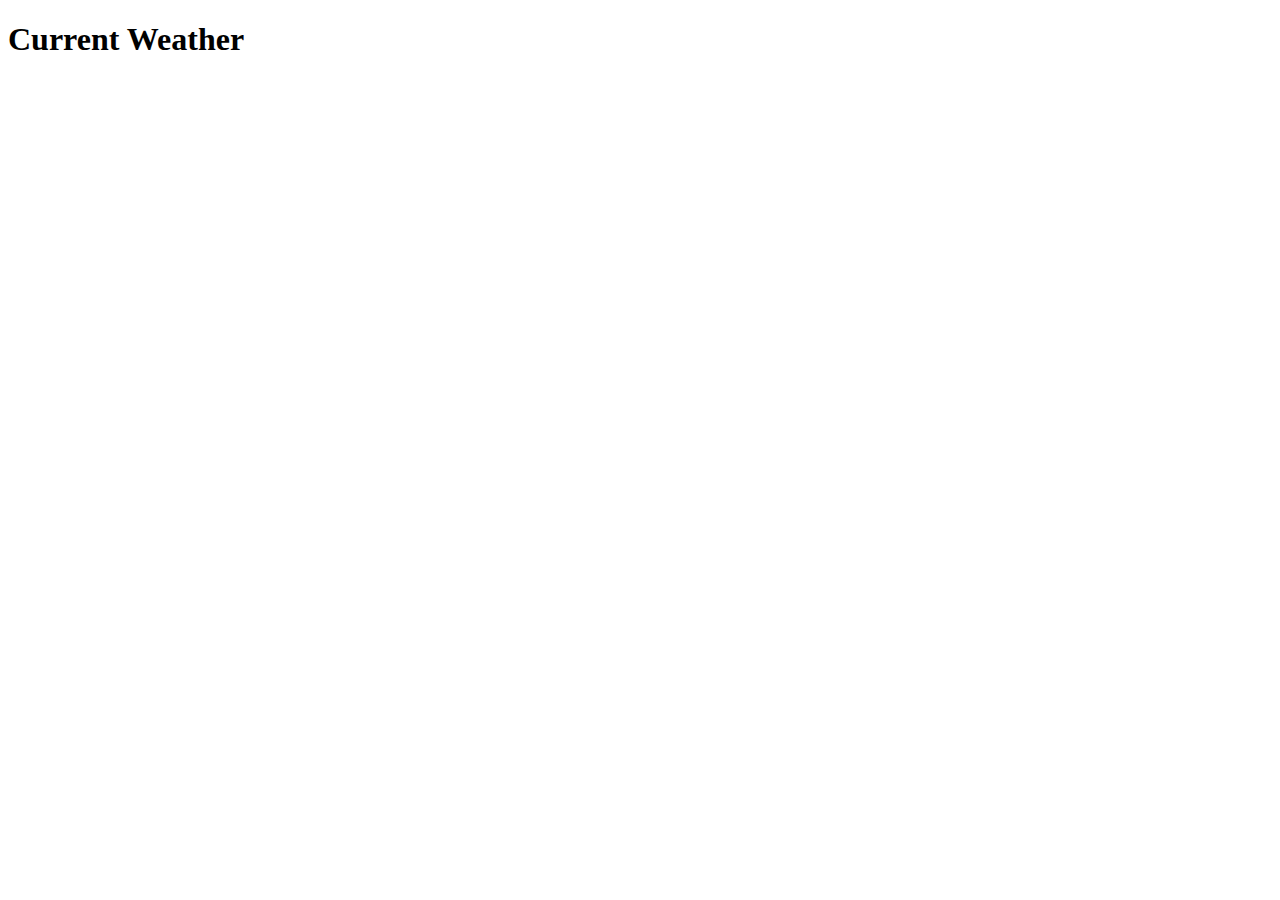
<file: index.html>
<!DOCTYPE html>
<html lang="en">
<head>
    <meta charset="UTF-8">
    <meta name="viewport" content="width=device-width, initial-scale=1.0">
    <title>Weather App</title>
</head>
<body>
    <h1>Current Weather</h1>
    <div id="weather-info">
        <!-- Weather information will be displayed here -->
    </div>
    <script>
        const data = null;

        const xhr = new XMLHttpRequest();
        xhr.withCredentials = true;

        xhr.addEventListener('readystatechange', function () {
            if (this.readyState === this.DONE) {
                // Parse the JSON response from the API
                const response = JSON.parse(this.responseText);

                // Extract the weather data you want to display
                const location = response.location.name;
                const temperature = response.current.temp_c;
                const condition = response.current.condition.text;

                // Create an HTML string to display the weather information
                const weatherHTML = `
                    <p>Location: ${location}</p>
                    <p>Temperature: ${temperature}°C</p>
                    <p>Condition: ${condition}</p>
                `;

                // Display the weather information in the designated div
                document.getElementById('weather-info').innerHTML = weatherHTML;
            }
        });

        xhr.open('GET', 'https://weatherapi-com.p.rapidapi.com/current.json?q=53.1%2C-0.13');
        xhr.setRequestHeader('X-RapidAPI-Key', '21fbbdea10msh8a5c59318793830p1621c4jsn5c81bd2c4046');
        xhr.setRequestHeader('X-RapidAPI-Host', 'weatherapi-com.p.rapidapi.com');

        xhr.send(data);
    </script>
</body>
</html>
</file>
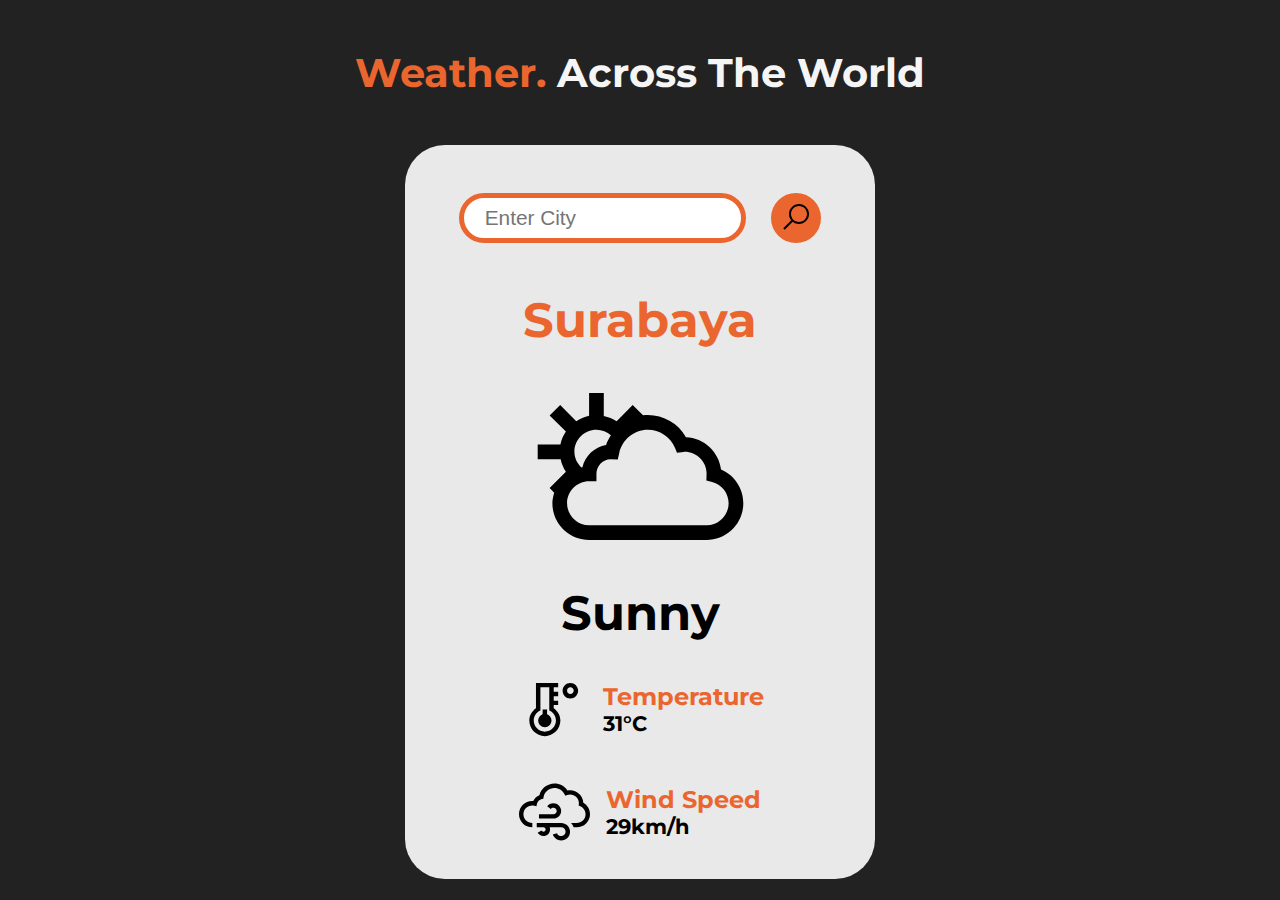
<file: weather.html>
<!DOCTYPE html>
<html lang="en">
<head>
    <meta charset="UTF-8">
    <meta name="viewport" content="width=device-width, initial-scale=1.0">
    <title>Weather App</title>
    <link rel="stylesheet" type="text/css" href="style.css">
    <script src="script.js" defer></script>
</head>
    <body>
        <div class="container">
        <h1><span>Weather.</span> Across The World</h1>
            <div class="card">
                <div class="search-bar">
                    <input type="text" placeholder="Enter City" spellcheck="false">
                    <button><img src="icons/search-solid.svg" alt="Search"></button>
                </div>

                <div class="weather-container">
                    <h2 class="city-name">Surabaya</h2>
                    <img src="icons/cloud-sun-solid.svg" alt="image">
                    <h3 class="current-weather">Sunny</h3>
                </div>

                <div class="weather-detail">
                    <div class="detail-container">
                        <img src="icons/temperature-low-solid.svg" alt="image">
                        <div class="detail-text">
                            <h2>Temperature</h2>
                            <h3 class="temp-text">31°C</h3>
                        </div>
                        
                    </div>

                    <div class="detail-container">
                        <img src="icons/wind-solid.svg" alt="image">
                        <div class="detail-text">
                            <h2>Wind Speed</h2>
                            <h3 class="wind-text">29km/h</h3>
                        </div>
                    </div>
                </div>
            </div>
        </div>
    </body>
</html>
</file>
<file: style.css>
@import url('https://fonts.googleapis.com/css2?family=Montserrat:wght@300;500;600;900&family=Poppins:ital,wght@1,300&display=swap');

* {
    margin: 0;
    padding: 0;
}

body {
    font-family: Montserrat, sans-serif;
    background-color: #222;
}

.container {
    display: flex;
    flex-direction: column;
    width: 100%;
    height: 100%;
    justify-content: center;
    align-items: center;
    margin-left: 0;
    margin-right: auto;
}

.container h1 {
    color: whitesmoke;
    font-size: 2.5rem;
    margin: 3rem;
}

.container h1 span {
    color: #ea662e;
}


.card {
    background-color: rgb(255, 255, 255, 90%);
    width: 40%;
    max-width: 470px;
    border-radius: 40px;
    display: flex;
    flex-direction: column;
    align-items: center;
}

.search-bar {
    width: 100%;
    margin: 3rem auto 2rem;
    display: flex;
    align-items: space-between;
    justify-content: center;
    gap: 2vw;
}

.search-bar input {
    border: 5px solid #ea662e;
    background-color: none;
    border-radius: 40px;
    width: 50%;
    padding: 0 1.3rem 0;
    font-size: 1.3rem;
}

.search-bar button {
    border: none;
    background-color: #ea662e;
    border: 5px solid #ea662e;
    border-radius: 100%;
    width: 50px;
    height: 50px;
}

.search-bar button img {
    height: 80%;
    width: auto;
} 

.weather-container {
    display: flex;
    flex-direction: column;
    width: 100%;
    align-items: center;
    margin: 1rem;
    /* border: 5px solid red; */
}

.weather-container h2 {
    /* border: 5px solid red; */
    font-size: 3rem;
    color: #ea662e;
}

.weather-container h3 {
    font-size: 3rem;
}

.weather-container img {
    /* border: 5px solid red; */
    width: 50%;
}


.weather-detail {
    /* border: 5px solid red; */
    display: flex;
    flex-wrap: wrap;
    width: 100%;
    margin: 1rem auto 2rem;
    gap: 2rem;

}

.detail-container {
    /* border: 5px solid red; */
    display: flex;
    justify-content: center;
    align-items: center;
}

.detail-container img {
    width: 15%;
    margin-right: 1rem;
}

.detail-container h2 {
    color: #ea662e;
}

.detail-container h3 {
    font-size: 1.3rem;
}
</file>
